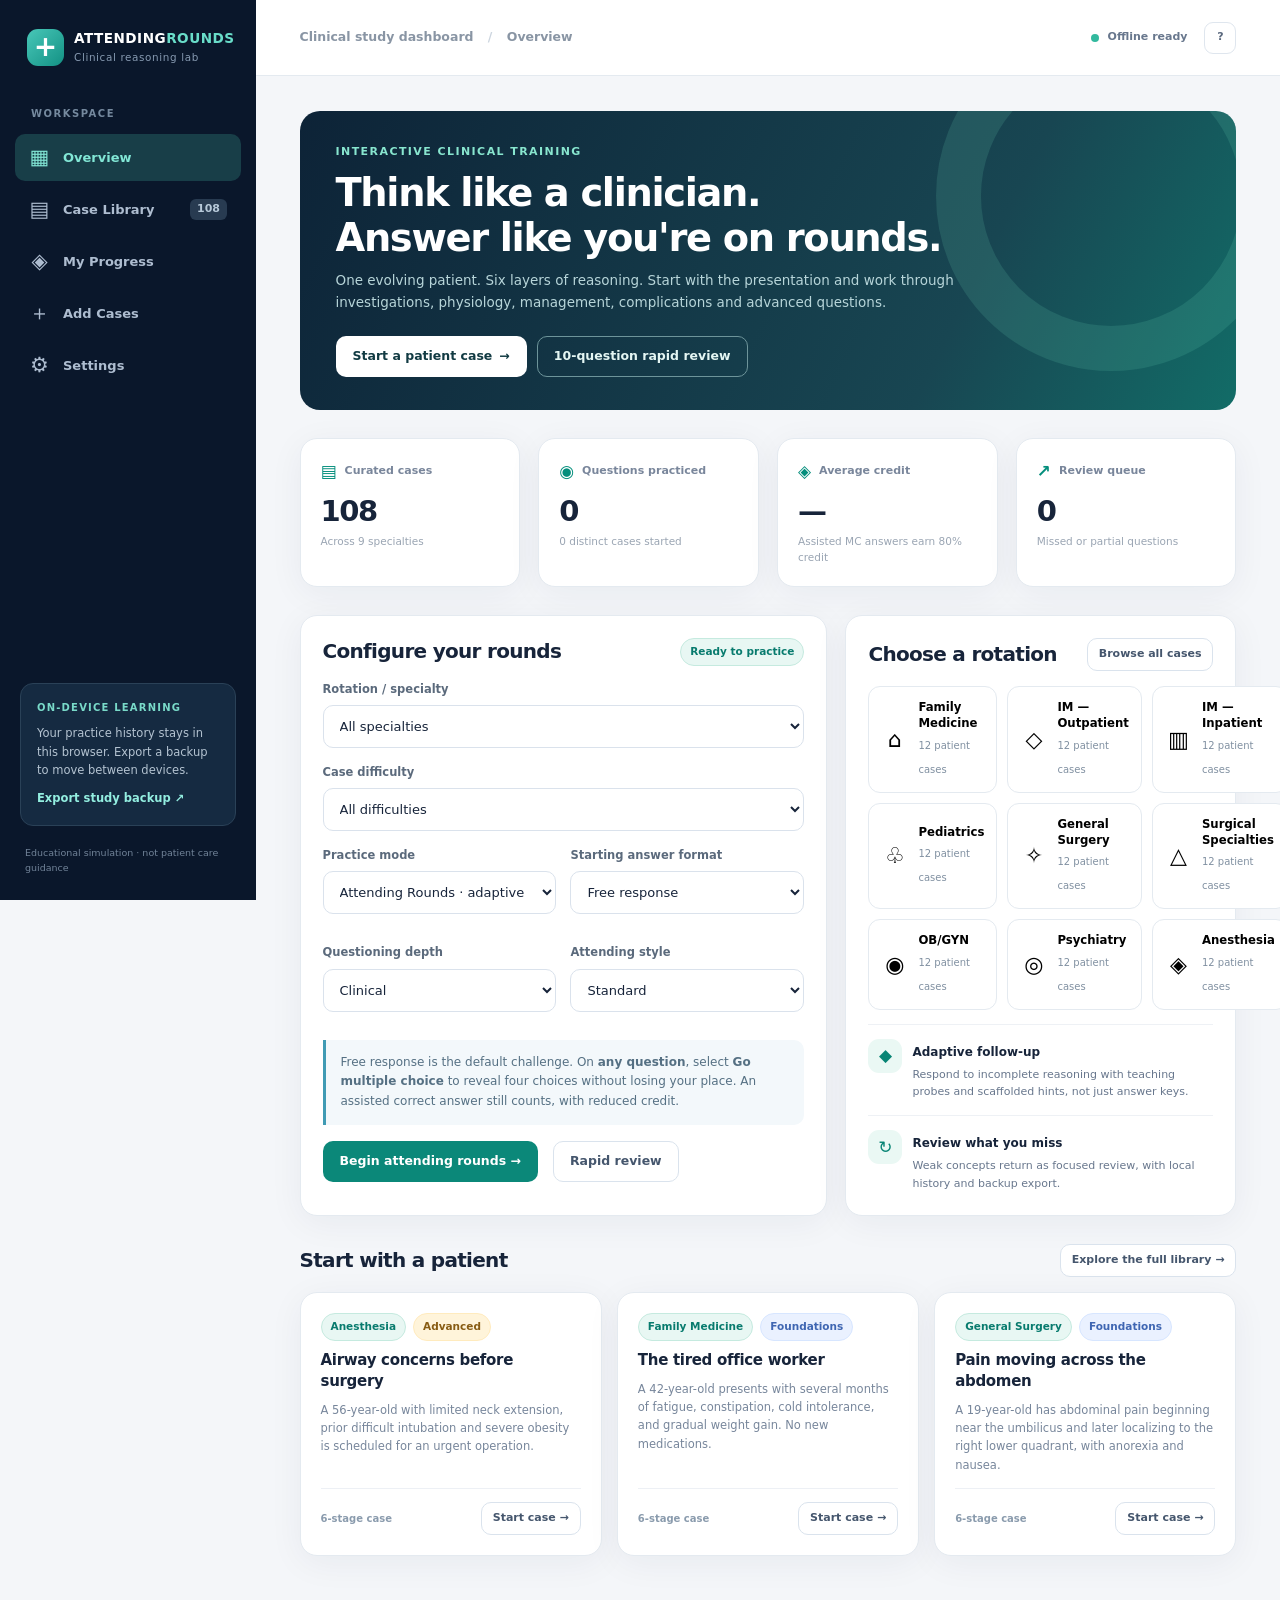
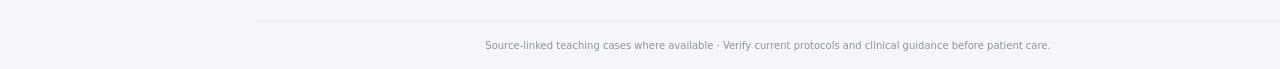
<file: index.html>
<!doctype html>
<html lang="en">
<head>
<meta charset="utf-8">
<meta name="viewport" content="width=device-width, initial-scale=1">
<meta name="theme-color" content="#0a172b">
<meta name="description" content="Attending Rounds: progressive, case-based clinical reasoning practice across nine medical specialties.">
<title>Attending Rounds · Clinical Study Dashboard</title>
<link rel="stylesheet" href="styles.css">
</head>
<body>
<div class="app-shell">
  <aside class="sidebar" aria-label="Main navigation">
    <div class="brand">
      <div class="brand-mark" aria-hidden="true"><span>+</span></div>
      <div><div class="brand-name">ATTENDING<span>ROUNDS</span></div><div class="brand-sub">Clinical reasoning lab</div></div>
    </div>
    <div class="sidebar-label">WORKSPACE</div>
    <nav class="nav-menu">
      <button class="nav-item selected" data-nav="home"><span class="nav-symbol">▦</span> Overview</button>
      <button class="nav-item" data-nav="library"><span class="nav-symbol">▤</span> Case Library <span class="nav-count" id="nav-count">108</span></button>
      <button class="nav-item" data-nav="progress"><span class="nav-symbol">◈</span> My Progress</button>
      <button class="nav-item" data-nav="builder"><span class="nav-symbol">＋</span> Add Cases</button>
      <button class="nav-item" data-nav="settings"><span class="nav-symbol">⚙</span> Settings</button>
    </nav>
    <div class="sidebar-spacer"></div>
    <div class="sidebar-note">
      <div class="note-kicker">ON-DEVICE LEARNING</div>
      <div class="note-body">Your practice history stays in this browser. Export a backup to move between devices.</div>
      <button id="sidebar-export" class="note-action" type="button">Export study backup ↗</button>
    </div>
    <div class="sidebar-foot">Educational simulation · not patient care guidance</div>
  </aside>
  <div class="main-shell">
    <header class="topbar">
      <div class="mobile-brand"><strong>✚ Attending Rounds</strong></div>
      <div class="breadcrumbs" id="breadcrumbs">Clinical study dashboard <span>/</span> Overview</div>
      <div class="top-actions">
        <span class="status-dot"></span><span class="status-label">Offline ready</span>
        <button class="icon-button" title="Show help" aria-label="Help" data-action="help">?</button>
      </div>
    </header>
    <main id="app" tabindex="-1"></main>
    <footer class="main-foot">Source-linked teaching cases where available · Verify current protocols and clinical guidance before patient care.</footer>
  </div>
</div>
<div id="toast" aria-live="polite" role="status"></div>
<script src="cases.js"></script>
<script src="app.js"></script>
</body>
</html>
</file>
<file: styles.css>
:root{--nav:#0a172b;--nav2:#13233a;--bg:#f4f6f9;--ink:#17243a;--muted:#68778d;--line:#e4eaf0;--surface:#fff;--teal:#078474;--teal2:#e8f7f3;--blue:#3764cb;--blue2:#ebf1ff;--amber:#9f6200;--amber2:#fff4da;--red:#aa3b46;--red2:#ffebed;--shadow:0 7px 35px rgba(24,42,71,.055);--radius:17px}
*{box-sizing:border-box}html{scroll-behavior:smooth}body{margin:0;background:var(--bg);font-family:'DM Sans',system-ui,-apple-system,sans-serif;color:var(--ink);line-height:1.5}button,input,select,textarea{font:inherit}button{cursor:pointer}button:disabled{opacity:.45;cursor:not-allowed}a{color:#166d9d;text-underline-offset:3px}a:hover{text-decoration:none}h1,h2,h3,h4,p{margin:0}h1,h2,h3{font-family:'Manrope',system-ui,sans-serif;letter-spacing:-.035em}h1{font-size:clamp(28px,3vw,39px);line-height:1.19;font-weight:800}h2{font-size:23px;line-height:1.25}h3{font-size:16px}p{line-height:1.62}
.app-shell{display:flex;min-height:100vh}.sidebar{position:sticky;top:0;align-self:flex-start;width:256px;min-height:100vh;background:var(--nav);color:#d7e2ec;display:flex;flex-direction:column;padding:26px 15px 20px;flex:none}.brand{display:flex;align-items:center;gap:10px;padding:2px 12px 40px}.brand-mark{width:37px;height:37px;flex:none;background:linear-gradient(135deg,#48c7b8,#139184);border-radius:11px;display:grid;place-items:center;color:white;font-size:28px;font-weight:700;line-height:1}.brand-name{font-family:Manrope,system-ui,sans-serif;color:white;font-size:13.6px;letter-spacing:.035em;font-weight:800;white-space:nowrap}.brand-name span{color:#69ddc9}.brand-sub{font-size:10.4px;color:#879ab1;margin-top:2px;letter-spacing:.06em}.sidebar-label{padding:0 16px 13px;font-size:10px;letter-spacing:.15em;color:#75899e;font-weight:800}.nav-menu{display:flex;flex-direction:column;gap:5px}.nav-item{border:0;width:100%;text-align:left;color:#aebdd0;padding:13px 14px;display:flex;align-items:center;gap:13px;border-radius:10px;background:transparent;font-size:13px;font-weight:650;transition:background .14s,color .14s}.nav-item:hover{background:#182d44;color:white}.nav-item.selected{background:#183e48;color:#82e7d6}.nav-symbol{font-size:21px;width:21px;line-height:1;text-align:center;font-weight:500}.nav-count{margin-left:auto;border-radius:6px;background:#283b51;padding:2px 7px;font-size:11px;color:#b7c9d9}.sidebar-spacer{flex:1;min-height:24px}.sidebar-note{margin:12px 5px 14px;background:#152a41;border:1px solid #2a4157;border-radius:13px;padding:16px}.note-kicker{font-size:10px;font-weight:800;letter-spacing:.12em;color:#79dac9}.note-body{font-size:11.5px;line-height:1.6;margin-top:9px;color:#b4c3d1}.note-action{border:0;padding:10px 0 0;color:#93eee0;background:none;font-size:11.5px;text-align:left;font-weight:750}.sidebar-foot{font-size:9.5px;color:#718398;line-height:1.6;padding:5px 10px}
.main-shell{min-width:0;flex:1;display:flex;flex-direction:column}.topbar{height:76px;border-bottom:1px solid var(--line);background:#fff;display:flex;align-items:center;justify-content:space-between;padding:0 clamp(20px,3.4vw,52px);gap:16px}.breadcrumbs{font-weight:650;font-size:12.5px;color:#8995a4}.breadcrumbs span{margin:0 10px;color:#ccd5df}.top-actions{display:flex;gap:9px;align-items:center;font-size:11px;font-weight:750;color:var(--muted)}.status-dot{width:8px;height:8px;background:#32b99e;border-radius:50%}.icon-button{border:1px solid #dfe6ee;background:#fff;border-radius:9px;width:32px;height:32px;font-weight:750;margin-left:8px;color:#5c6a7f}.mobile-brand{display:none}main#app{width:100%;max-width:1550px;padding:35px clamp(20px,3.4vw,52px) 65px;margin:0 auto;flex:1}.main-foot{padding:16px 35px;border-top:1px solid var(--line);font-size:10px;color:#8994a3;text-align:center}
.eyebrow{font-size:11px;letter-spacing:.13em;font-weight:800;color:var(--teal);text-transform:uppercase}.page-head{display:flex;align-items:start;justify-content:space-between;gap:24px;margin-bottom:25px}.page-head p{color:var(--muted);font-size:13px;margin-top:8px;max-width:750px}.head-actions{display:flex;gap:9px;flex-wrap:wrap;align-items:center}.row{display:flex;gap:15px;align-items:center}.between{justify-content:space-between}.grid{display:grid;gap:18px}.grid-2{grid-template-columns:1.35fr 1fr}.grid-3{grid-template-columns:repeat(3,1fr)}.grid-4{grid-template-columns:repeat(4,1fr)}.card{background:var(--surface);border:1px solid var(--line);border-radius:var(--radius);box-shadow:var(--shadow);padding:22px;min-width:0}.card-title{font-size:15px;font-weight:800;letter-spacing:-.02em}.muted{color:var(--muted)}.fine{font-size:11.5px}.small{font-size:12.5px}.strong{font-weight:750}.spaced{margin-top:16px}.spaced-sm{margin-top:9px}.section{margin-top:28px}.section-title{margin-bottom:15px;display:flex;justify-content:space-between;align-items:center;gap:10px}.section-title h2{font-size:20px}.hero{background:linear-gradient(116deg,#0d2337,#184652 70%,#126c67);border-radius:20px;padding:33px 36px;color:white;position:relative;overflow:hidden;min-height:265px}.hero:after{content:'';position:absolute;width:260px;height:260px;right:-50px;top:-90px;border:45px solid #6cd9bc25;border-radius:50%}.hero .eyebrow{color:#88e6cf}.hero h1{max-width:700px;margin:9px 0}.hero p{font-size:13.5px;color:#b7d5d9;max-width:630px}.hero-actions{display:flex;gap:10px;align-items:center;flex-wrap:wrap;margin-top:22px}.btn{border:1px solid transparent;border-radius:10px;padding:11px 16px;font-size:12.5px;font-weight:800;display:inline-flex;justify-content:center;align-items:center;gap:7px;line-height:1.35;min-height:40px}.btn-primary{background:#0b8879;color:white}.btn-primary:hover{background:#097464}.btn-white{background:#fff;color:#123b43}.btn-white:hover{background:#e5f7f2}.btn-outline{border-color:#dae3ed;color:#45566d;background:white}.btn-outline:hover{background:#f5f7fb}.btn-outline-inverse{border-color:#6d949a;color:#e4f6f3;background:transparent}.btn-outline-inverse:hover{background:#ffffff19}.btn-soft{background:#e8f7f3;color:#087265}.btn-soft:hover{background:#d4efe8}.btn-danger{color:#a83e48;background:#fff0f1}.btn-xs{font-size:11px;min-height:33px;padding:8px 11px}.btn:focus-visible,.nav-item:focus-visible,select:focus-visible,input:focus-visible,textarea:focus-visible{outline:3px solid #64c7b9;outline-offset:2px}.stat{min-height:113px;padding:20px}.stat .top{font-size:11px;color:#79869b;font-weight:750;display:flex;gap:8px;align-items:center}.stat .number{margin-top:9px;font-size:29px;font-family:Manrope,system-ui,sans-serif;letter-spacing:-.05em;font-weight:800;line-height:1.25}.stat .foot{font-size:10.5px;color:#9aa5b3;margin-top:5px}.stat-icon{font-size:17px;color:#048e7c}.form-label{display:block;font-size:11.5px;color:#5b6a7c;font-weight:800;margin-bottom:7px}.input,.select,.textarea{width:100%;border:1px solid #dae2ec;background:#fff;border-radius:10px;color:var(--ink);padding:12px 12px;font-size:13px;outline:none}.textarea{min-height:120px;line-height:1.6;resize:vertical}.input:focus,.select:focus,.textarea:focus{border-color:#58b6a5;box-shadow:0 0 0 3px #58b6a522}.form-grid{display:grid;grid-template-columns:repeat(2,minmax(0,1fr));gap:14px}.form-grid.three{grid-template-columns:repeat(3,minmax(0,1fr))}.form-row{margin-bottom:16px}.field-help{font-size:10.5px;color:#8a96a8;margin-top:6px}.chips{display:flex;gap:7px;flex-wrap:wrap}.chip{display:inline-flex;align-items:center;gap:5px;background:#f1f5f8;border:1px solid #e5ebf1;padding:5px 9px;border-radius:99px;font-size:10.5px;font-weight:750;color:#6f7f92}.chip.teal{color:#087b6e;background:#e8f7f3;border-color:#c5eadf}.chip.amber{color:#885c13;background:#fff4da;border-color:#ffebbe}.chip.red{color:#9a4450;background:#ffebed;border-color:#ffd4db}.chip.blue{color:#3f66b2;background:#eaf1ff;border-color:#d7e6ff}.specialty-grid{display:grid;grid-template-columns:repeat(3,1fr);gap:10px}.specialty-btn{border:1px solid #e4eaf0;background:white;border-radius:12px;min-height:66px;padding:12px;display:flex;align-items:center;gap:10px;text-align:left}.specialty-btn:hover,.specialty-btn.active{border-color:#62b9ae;background:#f1fbf8}.specialty-symbol{font-size:22px;min-width:27px;text-align:center}.specialty-btn strong{display:block;font-size:11.7px;line-height:1.4}.specialty-btn small{color:#8090a1;font-size:10px}.check-option{border:1px solid #dfe7ee;border-radius:12px;padding:12px;display:flex;gap:11px;cursor:pointer;align-items:center;margin-top:9px}.check-option:hover{background:#f7f9fb}.check-option input{accent-color:var(--teal)}.feature-row{display:flex;gap:10px;align-items:flex-start;border-top:1px solid #eef1f5;padding-top:14px;margin-top:14px}.feature-glyph{width:34px;height:34px;border-radius:11px;background:#eaf8f4;color:var(--teal);display:grid;place-items:center;font-size:17px;flex:none}.feature-row strong{font-size:12px}.feature-row p{font-size:11px;color:var(--muted);margin-top:3px}
.filterbar{display:grid;grid-template-columns:2fr 1.2fr auto;gap:10px;margin-bottom:20px}.case-grid{display:grid;grid-template-columns:repeat(3,minmax(0,1fr));gap:15px}.case-tile{padding:20px;display:flex;flex-direction:column;gap:9px;min-height:220px}.case-title{font-size:15px;font-weight:800;letter-spacing:-.02em;line-height:1.4}.case-description{font-size:11.5px;color:#77869b;line-height:1.6;flex:1}.case-tile .tile-footer{display:flex;justify-content:space-between;align-items:center;border-top:1px solid #edf0f5;padding-top:13px;margin-top:5px;gap:10px}.pill-number{font-size:10px;font-weight:800;color:#8a9bad}.placeholder{padding:45px 24px;text-align:center;color:#8290a3;border:1px dashed #cbd7e3;background:#fff;border-radius:16px}.placeholder strong{display:block;color:#36485e;margin-bottom:6px}
.player-layout{display:grid;grid-template-columns:minmax(0,1fr) 270px;gap:20px;align-items:start}.player-main{min-width:0}.player-aside{display:flex;flex-direction:column;gap:15px;position:sticky;top:18px}.stage-track{display:grid;grid-template-columns:repeat(6,1fr);gap:6px;margin:20px 0 24px}.stage-step{height:6px;background:#e7edf3;border-radius:99px}.stage-step.done{background:#0eaa92}.stage-step.current{background:#417ad4}.player-card{padding:28px}.case-vitals{margin-top:18px;background:#f3f7fa;border:1px solid #e7eff5;padding:14px 16px;border-radius:11px;font-size:12.5px;color:#52667e;line-height:1.6}.case-vitals strong{color:#263d53}.patient-update{margin-top:14px;padding:14px 16px;border:1px solid #d3e5f2;border-radius:11px;background:#f1f7ff;font-size:12.7px;color:#365b75}.patient-update.warning{background:#fff8ed;border-color:#f4dfba;color:#805a20}.player-question{margin:22px 0 0;font-size:clamp(18px,2.1vw,22px);font-weight:800;letter-spacing:-.03em;line-height:1.5}.player-question-inner{color:#273d52}.question-label{font-size:10px;color:#8795a7;font-weight:850;letter-spacing:.13em;text-transform:uppercase;margin-bottom:5px}.answer-area{margin-top:25px}.answer-area .textarea{min-height:132px;font-size:13.5px}.answer-toolbar{display:flex;align-items:center;justify-content:space-between;gap:10px;margin-top:15px;flex-wrap:wrap}.answer-toolbar .right{display:flex;align-items:center;gap:8px;flex-wrap:wrap}.radio-option{width:100%;text-align:left;background:#fff;border:1px solid #dae4ed;border-radius:12px;padding:15px;display:flex;gap:12px;align-items:flex-start;margin-top:9px;font-size:13px;color:#3a4c63;transition:.12s;border-color .12s}.radio-option .opt-letter{background:#f1f5f9;width:29px;height:29px;display:grid;place-items:center;border-radius:7px;flex:none;font-size:11px;font-weight:850;color:#64788b}.radio-option:hover{background:#f6fbfa;border-color:#7fc8bd}.radio-option.correct{border-color:#40ab91;background:#eaf9f4}.radio-option.incorrect{border-color:#e7a4aa;background:#fff2f2}.radio-option.correct .opt-letter{background:#c7f0df;color:#076f5f}.radio-option.incorrect .opt-letter{background:#f9d3d7;color:#ae4653}.radio-option:disabled{opacity:1;cursor:default}.feedback{border:1px solid #d7e4e8;background:#f8fbfc;border-radius:14px;padding:20px;margin-top:22px}.feedback.correct{background:#effaf5;border-color:#c3e7d9}.feedback.incorrect{background:#fff7f6;border-color:#f4d6d1}.feedback.partial{background:#fff9e9;border-color:#f3e3b8}.feedback-head{display:flex;align-items:center;gap:8px;font-weight:850;font-size:14px;margin-bottom:10px}.feedback p{font-size:12.7px;color:#53657b}.feedback .model-answer{font-weight:800;color:#263b4f;font-size:13px;padding:10px 12px;border-radius:9px;background:#ffffffc9;margin:12px 0}.comparison{white-space:pre-wrap;border-left:3px solid #85bec1;padding-left:12px;font-size:12.2px;color:#526476;margin:14px 0}.review-actions{display:flex;flex-wrap:wrap;gap:8px;margin-top:16px}.divider{height:1px;background:#e6ecf1;margin:18px 0}.hint-panel{background:#fff8e9;color:#875f24;border:1px solid #f3dfb9;border-radius:11px;padding:13px;margin-top:12px;font-size:12px}.hint-panel strong{display:block;margin-bottom:5px}.progress-item{padding:10px 0;border-bottom:1px solid #edf1f4;display:flex;justify-content:space-between;align-items:center;gap:8px;font-size:11px}.progress-item:last-child{border-bottom:0}.progress-item .left{display:flex;gap:8px;align-items:center}.round-num{display:grid;place-items:center;width:23px;height:23px;border-radius:7px;background:#f0f3f7;color:#748497;font-size:10px;font-weight:850}.round-num.done{background:#e1f6ee;color:#09836e}.round-num.current{background:#eaf1ff;color:#3d6bd6}.aside-label{font-weight:800;font-size:13px;margin-bottom:12px}.case-summary-box{background:#eff8f6;border-radius:11px;padding:12px;font-size:11px;color:#55766f}.case-summary-box strong{display:block;color:#0d7267;font-size:13px}.aside-foot{font-size:10px;color:#91a0af;line-height:1.55;margin-top:12px}
.finish-icon{width:64px;height:64px;display:grid;place-items:center;border-radius:20px;background:#e4f6ef;color:#07866e;font-size:33px;margin:0 auto 18px}.finish{text-align:center;max-width:720px;margin:0 auto}.finish h1{margin-bottom:10px}.finish p{font-size:13px;color:#697b90}.finish-score{font-size:57px;font-weight:850;letter-spacing:-.08em;line-height:1.1;color:#0d8c78;margin:14px}.results-list{text-align:left;margin-top:25px}.result-row{padding:13px 0;border-bottom:1px solid #e9eef3;display:flex;align-items:center;justify-content:space-between;gap:12px;font-size:12px}.bar-bg{height:9px;background:#ebf0f5;border-radius:99px;overflow:hidden;margin-top:6px}.bar-fill{height:100%;background:linear-gradient(90deg,#53c9a4,#0b9280);border-radius:99px}.stat-line{display:grid;grid-template-columns:160px 1fr 40px;align-items:center;gap:12px;margin-top:14px;font-size:11.5px}.stat-line .bar-bg{margin:0}.doughnut{--pct:0%;height:135px;width:135px;border-radius:50%;background:conic-gradient(#139886 var(--pct),#e8edf3 0);display:grid;place-items:center;margin:auto}.doughnut-inner{height:100px;width:100px;background:#fff;border-radius:50%;display:grid;place-items:center;text-align:center}.doughnut-inner strong{font-size:28px}.metric-card{display:flex;gap:22px;align-items:center;justify-content:space-between}.metric-card p{font-size:11px;color:#79889a}.table-wrap{overflow-x:auto}.table{border-collapse:collapse;width:100%;font-size:12px}.table th{text-align:left;font-size:10px;letter-spacing:.08em;color:#8290a2;border-bottom:1px solid #dce5ee;padding:11px 9px}.table td{border-bottom:1px solid #edf1f5;padding:13px 9px;color:#46586e;vertical-align:top}.table tr:last-child td{border-bottom:0}.text-link{background:none;border:0;text-align:left;color:#067f72;font-weight:750;padding:0}.text-link:hover{text-decoration:underline}.empty-progress{padding:32px;background:#f8fafc;text-align:center;border-radius:12px;font-size:12px;color:#7e8d9d}.builder-step{border:1px solid #e4eaf1;border-radius:12px;margin-top:10px;overflow:hidden}.builder-step summary{cursor:pointer;padding:15px;background:#f9fafc;font-size:12px;font-weight:800;list-style-position:inside}.builder-step .builder-fields{padding:15px}.builder-step[open] summary{border-bottom:1px solid #edf0f4}.callout{border-left:3px solid #409bb4;background:#f3f8fb;border-radius:0 10px 10px 0;padding:13px 15px;color:#557083;font-size:12px;line-height:1.65;margin-top:12px}.settings-wrap{max-width:900px}.settings-section{padding:23px;margin-top:18px}.settings-section h3{margin-bottom:16px}.keycap{background:#f0f2f6;border-radius:5px;padding:2px 5px;font-size:10px;color:#647185}.hidden{display:none!important}#toast{position:fixed;bottom:22px;right:23px;background:#172d43;color:white;box-shadow:0 10px 32px #10263d33;padding:13px 18px;border-radius:11px;font-size:12px;font-weight:700;z-index:99;display:none;max-width:360px}#toast.show{display:block}hr{border:0;border-top:1px solid var(--line);margin:21px 0}
@media(max-width:1190px){.sidebar{width:224px}.grid-4{grid-template-columns:repeat(2,1fr)}.case-grid{grid-template-columns:repeat(2,1fr)}.specialty-grid{grid-template-columns:repeat(2,1fr)}.player-layout{grid-template-columns:minmax(0,1fr) 235px}}
@media(max-width:900px){.sidebar{width:74px;padding:17px 9px}.brand{justify-content:center;padding:4px 0 33px}.brand-name,.brand-sub,.sidebar-label,.nav-item{font-size:0}.brand>div:nth-child(2),.nav-count,.sidebar-note,.sidebar-foot{display:none}.nav-item{padding:13px;justify-content:center}.nav-symbol{font-size:24px}.topbar{height:65px}.player-layout{grid-template-columns:1fr}.player-aside{position:static;display:grid;grid-template-columns:1fr 1fr}}
@media(max-width:640px){.app-shell{display:block}.sidebar{width:100%;min-height:0;height:59px;position:sticky;z-index:22;top:0;padding:6px 9px;flex-direction:row;align-items:center;justify-content:space-around}.brand{padding:0 8px}.brand-mark{width:30px;height:30px;font-size:23px}.nav-menu{flex-direction:row;gap:2px}.nav-item{padding:8px 10px}.nav-symbol{font-size:20px}.topbar{height:50px;padding:0 18px}.breadcrumbs{font-size:10px}.top-actions .status-label,.top-actions .status-dot{display:none}main#app{padding:23px 15px 55px}.page-head{display:block}.head-actions{margin-top:17px}.hero{padding:24px 22px;min-height:0}.hero h1{font-size:27px}.hero p{font-size:12px}.grid-2,.grid-3,.grid-4{grid-template-columns:1fr}.specialty-grid,.case-grid{grid-template-columns:1fr}.card{padding:17px}.filterbar{grid-template-columns:1fr}.form-grid,.form-grid.three{grid-template-columns:1fr}.player-card{padding:19px}.player-aside{grid-template-columns:1fr}.player-question{font-size:18px}.stat-line{grid-template-columns:105px 1fr 34px}.stage-track{margin:17px 0}.main-foot{padding:16px;font-size:9px}}
@media(prefers-reduced-motion:reduce){*{scroll-behavior:auto!important;transition:none!important}}
</file>
